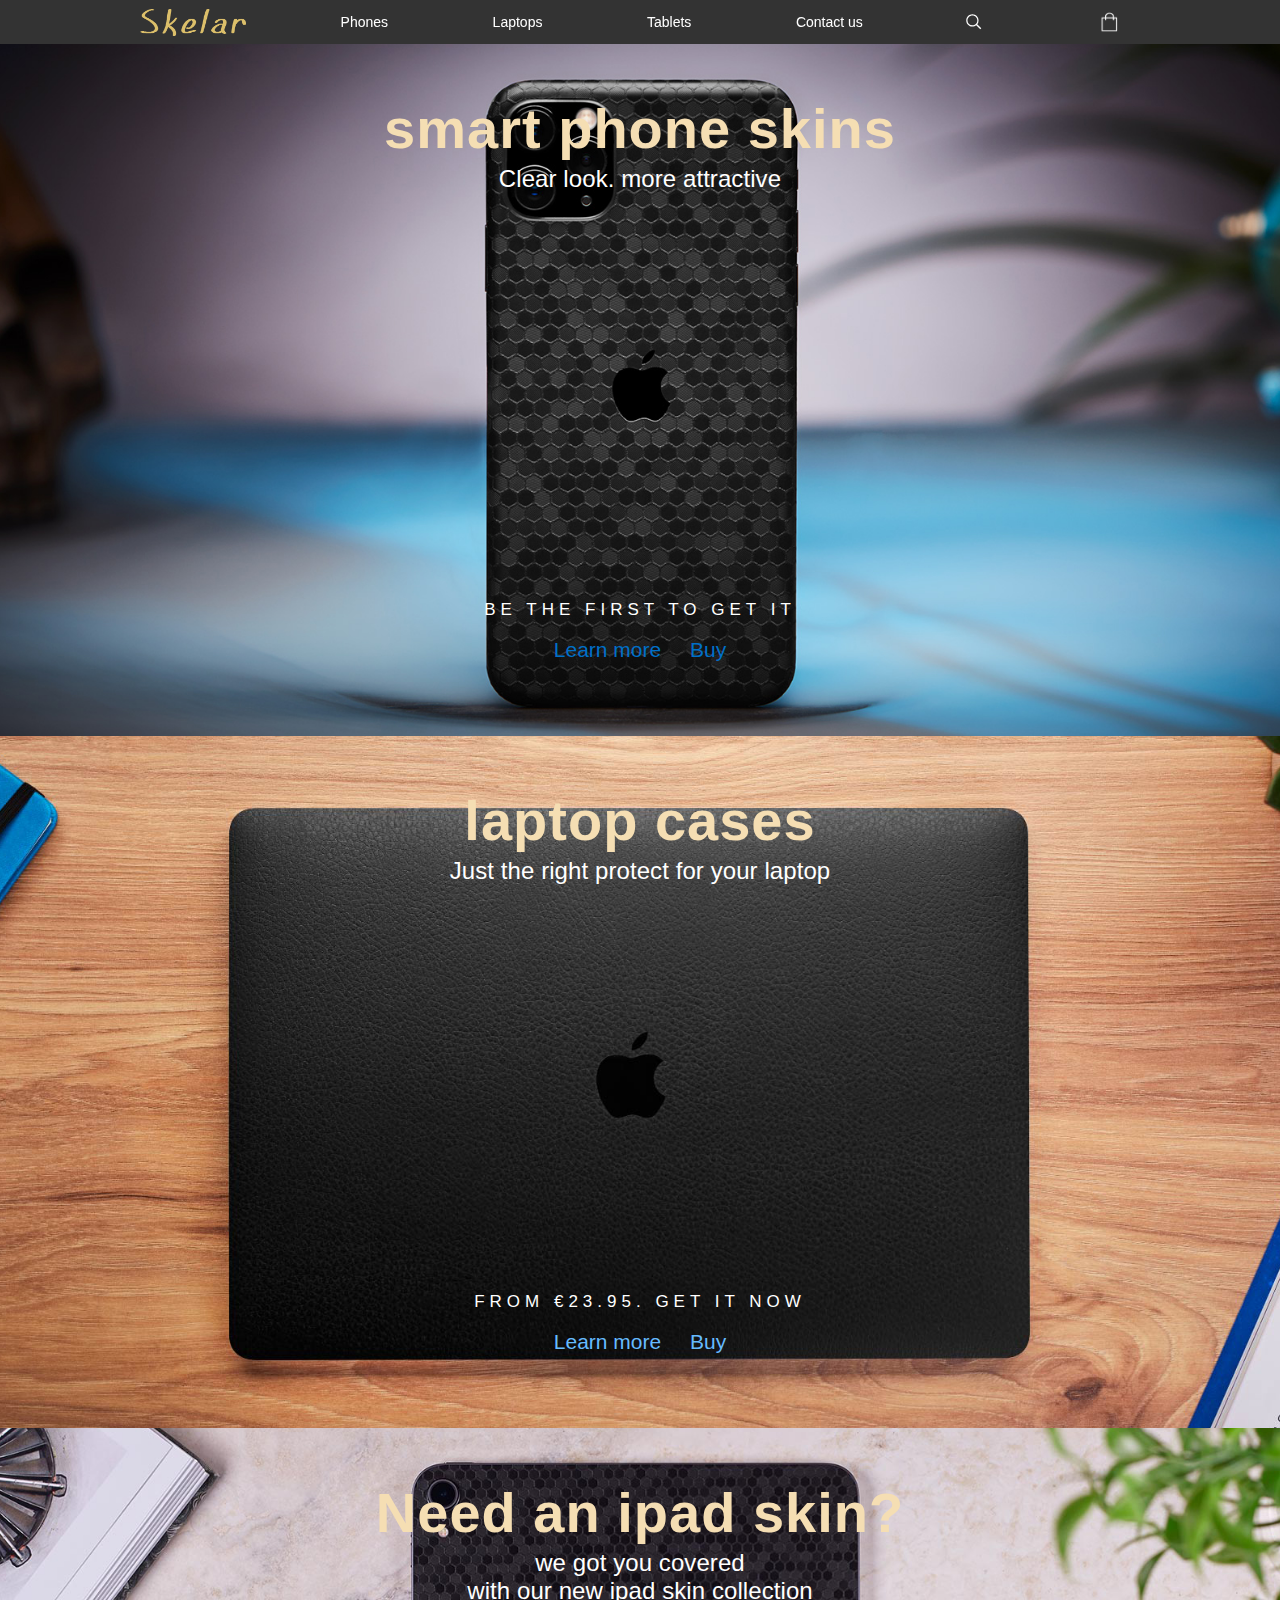
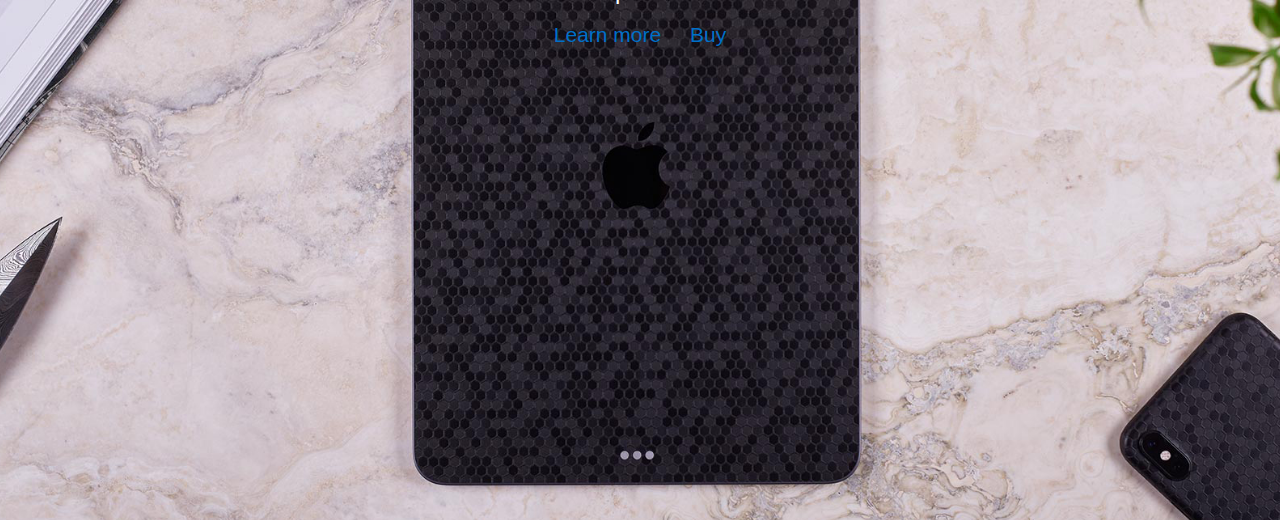
<file: myWebsite 3/index.html>
<!doctype html>
<html lang="en">

<head>
    <meta charset="UTF-8">
    <meta name="viewport" content="width=device-width, user-scalable=no, initial-scale=1.0, maximum-scale=1.0, minimum-scale=1.0">
    <meta http-equiv="X-UA-Compatible" content="ie=edge">
    <title>Skelar</title>
    <link rel="stylesheet" href="styles.css">

    <link href="https://fonts.googleapis.com/css?family=DM+Sans&display=swap" rel="stylesheet">

</head>

<body>
    <header>
        <div class="container">
            <nav class="nav">
                <ul class="nav-list nav-list-mobile">
                    <li class="nav-item">
                        <div class="mobile-menu">
                            <span class="line line-top"></span>

                            <span class="line line-bottom"></span>
                        </div>
                    </li>
                    <li class="nav-item">
                        <a href="index.html" class="nav-link nav-link-logo"></a>
                    </li>
                    <li class="nav-item">
                        <a href="#" class="nav-link nav-link-bag"></a>
                    </li>
                </ul>
                <!-- responsive nav bar-->
                <ul class="nav-list nav-list-largeScreen">

                    <li class="nav-item nav-item-hidden">
                        <a href="index.html" class="nav-link nav-link-logo"></a>
                    </li>
                    <li class="nav-item">
                        <a href="phones.html" class="nav-link ">Phones</a>
                    </li>
                    <li class="nav-item">
                        <a href="#" class="nav-link ">Laptops</a>
                    </li>
                    <li class="nav-item">
                        <a href="#" class="nav-link ">Tablets</a>
                    </li>
                    <li class="nav-item">

                        <a href="contact-us.html" class="nav-link ">Contact us</a>
                    </li>
                    <li class="nav-item">

                        <a href="#" class="nav-link nav-link-search"></a>
                    </li>
                    <li class="nav-item  nav-item-hidden">

                        <a href="#" class="nav-link nav-link-bag"></a>
                    </li>

                    <!-- larger nav bar-->
                </ul>
            </nav>
        </div>
    </header>

    <section class="hero iphone-11-pro">
        <div class="container">
            <div class="title">
                <h2 class="title-heading">smart phone skins</h2>
                <h3 class="title-sub-heading">Clear look. more attractive </h3>
                <p class="title-price">Be The First to get it</p>
            </div>
            <div class="cta">
                <a href="#" class="cta-link cta-link-darker">Learn more</a>
                <a href="#" class="cta-link cta-link-darker">Buy</a>


            </div>



        </div>

    </section>

    <section class="hero laptop">
        <div class="container">
            <div class="title title-dark">

                <h2 class="title-heading">laptop cases</h2>
                <h3 class="title-sub-heading">Just the right protect for your laptop</h3>
                <p class="title-price">From €23.95. get it now</p>
            </div>
            <div class="cta">
                <a href="#" class="cta-link">Learn more</a>
                <a href="#" class="cta-link">Buy</a>


            </div>



        </div>

    </section>


    <section class="hero ipad">
        <div class="container">
            <div class="title title-dark">
                <h2 class="title-heading">Need an ipad skin?</h2>
                <h3 class="title-sub-heading">we got you covered <br> with our new ipad skin collection</h3>
            </div>
            <div class="cta">
                <a href="#" class="cta-link cta-link-darker">Learn more</a>
                <a href="#" class="cta-link cta-link-darker">Buy</a>


            </div>



        </div>

    </section>







    <script src="main.js"></script>
</body>

</html>
</file>
<file: myWebsite 3/styles.css>
*,
*::before,
*::after {
    margin: 0;
    padding: 0;
}




html {
    font-size: 10px;
    font-family: 'SF Pro Display', sans-serif;
}

a {
    display: block;
    text-decoration: none;
}

.container {
    max-width: 98rem;
    margin: 0 auto;
    padding: 0 2.2rem;
}

header {
    position: fixed;
    top: 0;
    z-index: 1400;
    height: 4.4rem;
    width: 100%;
    background-color: rgba(0, 0, 0, .8);
    -webkit-backdrop-filter: blur(.5rem);
}

.nav-list {
    list-style: none;
    display: flex;
    align-items: center;
    justify-content: space-between;
    margin: 0 -1rem;
}

.nav-list-mobile {
    display: none;
}

.nav-link {
    font-size: 1.4rem;
    color: #fff;
    padding: 0 1rem;
    transition: opacity .5s;
}

.nav-link:hover {
    opacity: .7;
}


.nav-link-logo {
    width: 8.6rem;
    height: 4.4rem;
    background: url(images/icons/logo.png) center no-repeat;
    background-size: contain;

}

.nav-link-search {
    width: 1.4rem;
    height: 4.4rem;
    background: url(images/icons/search.svg) center no-repeat;

}

.nav-link-bag {
    width: 4.4rem;
    height: 4.4rem;
    background: url(images/icons/bag_icon.png) center no-repeat;
    background-size: contain;
}




.iphone-11-pro {

    background: url(images/hero/iphone-11-pro/iphone_11_pro_large.jpg);
    margin-top: 4.4rem;

}






.title {
    color: #fff;
    text-align: center;
    padding-top: 5.5rem;
}


.title-heading {
    font-size: 5.6rem;
    line-height: 1.07143;
    letter-spacing: .1rem;
    color: wheat;

}


.title-sub-heading {
    font-size: 2.65rem;
    margin: .6rem;
    letter-spacing: .008rem;
    font-weight: 400;
}



.title-price {
    font-size: 1.7rem;
    color: white;
    margin-top: 40.68rem;
    letter-spacing: .5rem;
    font-family: font-family: 'DM Sans', sans-serif;
    text-transform: uppercase;

}



.cta {
    text-align: center;
    margin-top: 1.8rem;
}


.cta-link {
    color: #66bbff;
    font-size: 2.1rem;
    display: inline-block;
}


.cta-link:nth-child(2) {
    margin-left: 2.6rem;
}

.cta-link:hover {
    border-bottom: 2px solid #66bbff;
}

/* laptop */


.laptop {
    background: url(images/hero/laptop/laptop_large.jpg);
}


.title-dark {
    color: #000;
}


.cta-link-darker {
    color: #0070c9;
}

cta-link-darker:hover {
    border-bottom-color: #0070c9;
}

.ipad {
    background: url(images/hero/ipad/ipad_larg.jpg);
}

















.hero {
    height: 69.2rem;
    background-size: auto 73.6rem;
    background-position: center;
    background-repeat: no-repeat;

}

.iphone-11-pro {
    border-top: none;
}



.title-sub-heading {
    font-size: 2.4rem;
    color: white;
}




@media screen and (max-width: 1068px) {
    .iphone-11-pro {
        background: url(images/hero/iphone-11-pro/iphone_11_pro_medium.jpg)center no-repeat;
    }

    .laptop {
        background: url(images/hero/laptop/laptop_medium.jpg)center no-repeat;
    }

    .ipad {
        background: url(images/hero/ipad/ipad_medium.jpg)center no-repeat;
    }



    .hero {
        height: 65rem;
        background-size: auto 69.8rem;
        background-position: bottom center;
        background-repeat: no-repeat;
    }

    .title-heading {
        font-size: 4.4rem;
        color: wheat;
    }

    .title-sub-heading {
        font-size: 2.4rem;
        color: white;
    }


    .cat-link:nth-child(2) {
        margin-left: 2rem;
    }


}


@media screen and (max-width : 767px) {

    .iphone-11-pro {
        background: url(images/hero/iphone-11-pro/iphone_11_pro_small.jpg)center no-repeat;

    }

    .laptop {
        background: url(images/hero/laptop/laptop_small.jpg) center no-repeat;
    }

    .ipad {
        background: url(images/hero/ipad/ipad_small.jpg) center no-repeat;
    }


    header {
        height: 4.8rem;
        transition: background .36s cubic-bezier(0.32, 0.08, 0.24, 1),
            height .56s cubic-bezier(0.32, 0.08, 0.24, 1);
    }

    header .container {
        padding: 0;

    }

    .iphone-11-pro {
        margin-top: 4.8rem;
    }

    .nav-list-largeScreen {
        display: none;
    }


    .nav-list {
        margin-top: 0;
    }

    .nav-list-mobile {
        display: flex;
    }


    .nav-item {
        width: 4.8rem;
        height: 4.8rem;
        display: flex;
        justify-content: center;
    }

    .nav-item-hidden {
        display: none;
    }

    .mobile-menu {
        position: relative;
        z-index: 1500;
        width: 100%;
        height: 100%;
        display: flex;
        flex-direction: column;
        align-items: center;
        justify-content: center;
        cursor: pointer;
    }

    .line {
        position: absolute;
        width: 1.7rem;
        height: 1px;
        background-color: #fff;
        transition: margin-top .3192s cubic-bezier(0.04, 0.04, 0.12, 0.96);
    }

    .line-top {
        margin-top: 3px;
    }

    .line-bottom {
        margin-top: -.4rem;
    }












}
</file>
